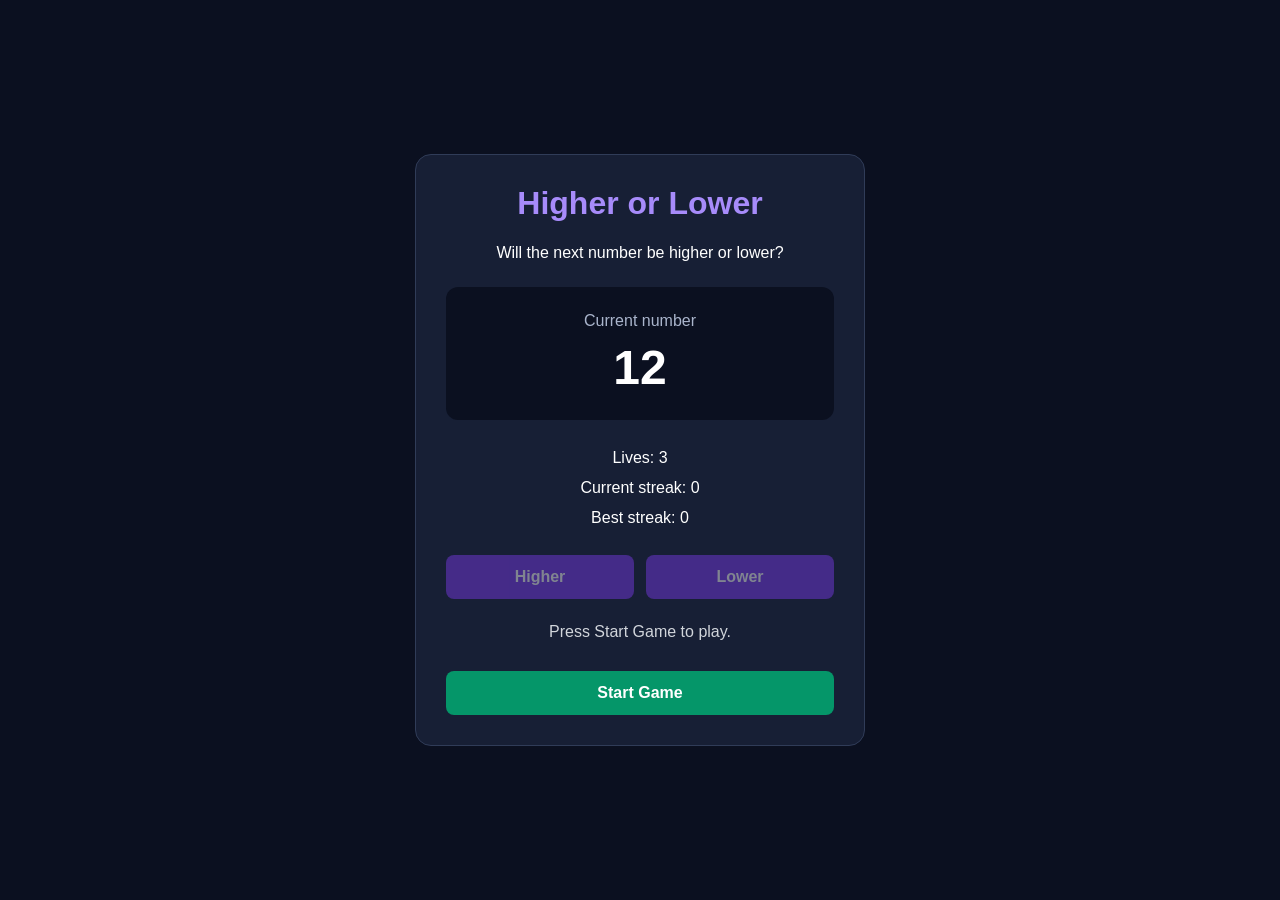
<file: index.html>
<!DOCTYPE html>
<html lang="en">
<head>
    <meta charset="UTF-8">
    <meta name="viewport" content="width=device-width, initial-scale=1.0">
    <title>Higher or Lower</title>
    <link rel="stylesheet" href="style.css">
    <script src="task1.js" defer></script>
</head>
<body>
    <main class="game">
        <h1>Higher or Lower</h1>
        <p>Will the next number be higher or lower?</p>

        <div class="number-box">
            <span>Current number</span>
            <strong id="currentNumber">--</strong>
        </div>

        <div class="stats">
            <p>Lives: <span id="lives">3</span></p>
            <p>Current streak: <span id="streak">0</span></p>
            <p>Best streak: <span id="bestStreak">0</span></p>
        </div>

        <div class="buttons">
            <button id="higherButton">Higher</button>
            <button id="lowerButton">Lower</button>
        </div>

        <p id="message" aria-live="polite">Press Start Game to play.</p>

        <button id="startButton">Start Game</button>
    </main>
</body>
</html>
</file>
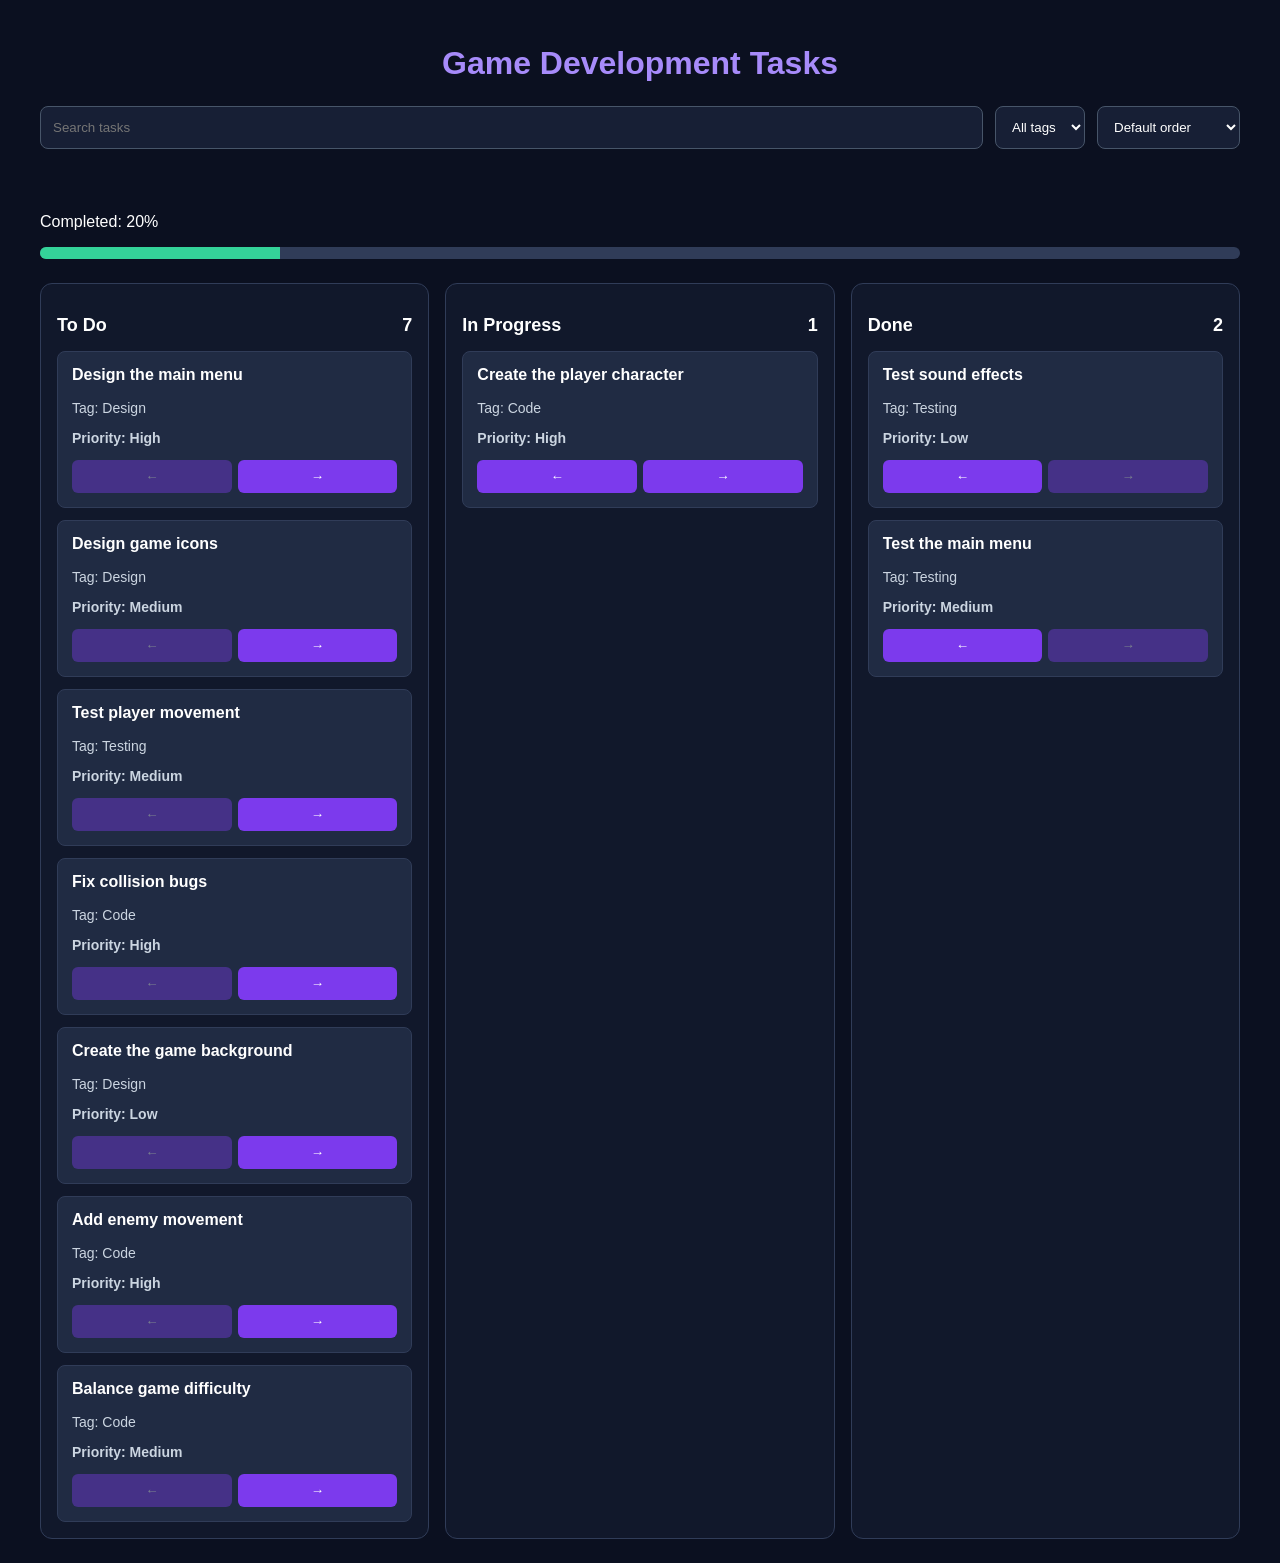
<file: task2.html>
<!DOCTYPE html>
<html lang="en">
<head>
    <meta charset="UTF-8">
    <meta name="viewport" content="width=device-width, initial-scale=1.0">
    <title>Kanban Board</title>
    <link rel="stylesheet" href="style2.css">
    <script src="task2.js" defer></script>
</head>
<body>
    <main class="board-container">
        <h1>Game Development Tasks</h1>

        <section class="controls">
            <input type="text" id="searchInput" placeholder="Search tasks">
            <select id="tagFilter">
                <option value="all">All tags</option>
                <option value="Design">Design</option>
                <option value="Code">Code</option>
                <option value="Testing">Testing</option>
            </select>
            <select id="sortPriority">
                <option value="default">Default order</option>
                <option value="high">High priority first</option>
                <option value="low">Low priority first</option>
            </select>
        </section>

        <p id="message" aria-live="polite"></p>

        <section class="progress-section">
            <p>Completed: <span id="progressText">0%</span></p>
            <div class="progress-track">
                <div id="progressBar" class="progress-bar"></div>
            </div>
        </section>

        <section id="board" class="board">
            <div class="column" data-status="todo">
                <h2>To Do <span id="todoCount">0</span></h2>
                <div class="task-list" id="todoList"></div>
            </div>

            <div class="column" data-status="progress">
                <h2>In Progress <span id="progressCount">0</span></h2>
                <div class="task-list" id="progressList"></div>
            </div>

            <div class="column" data-status="done">
                <h2>Done <span id="doneCount">0</span></h2>
                <div class="task-list" id="doneList"></div>
            </div>
        </section>
    </main>
</body>
</html>
</file>
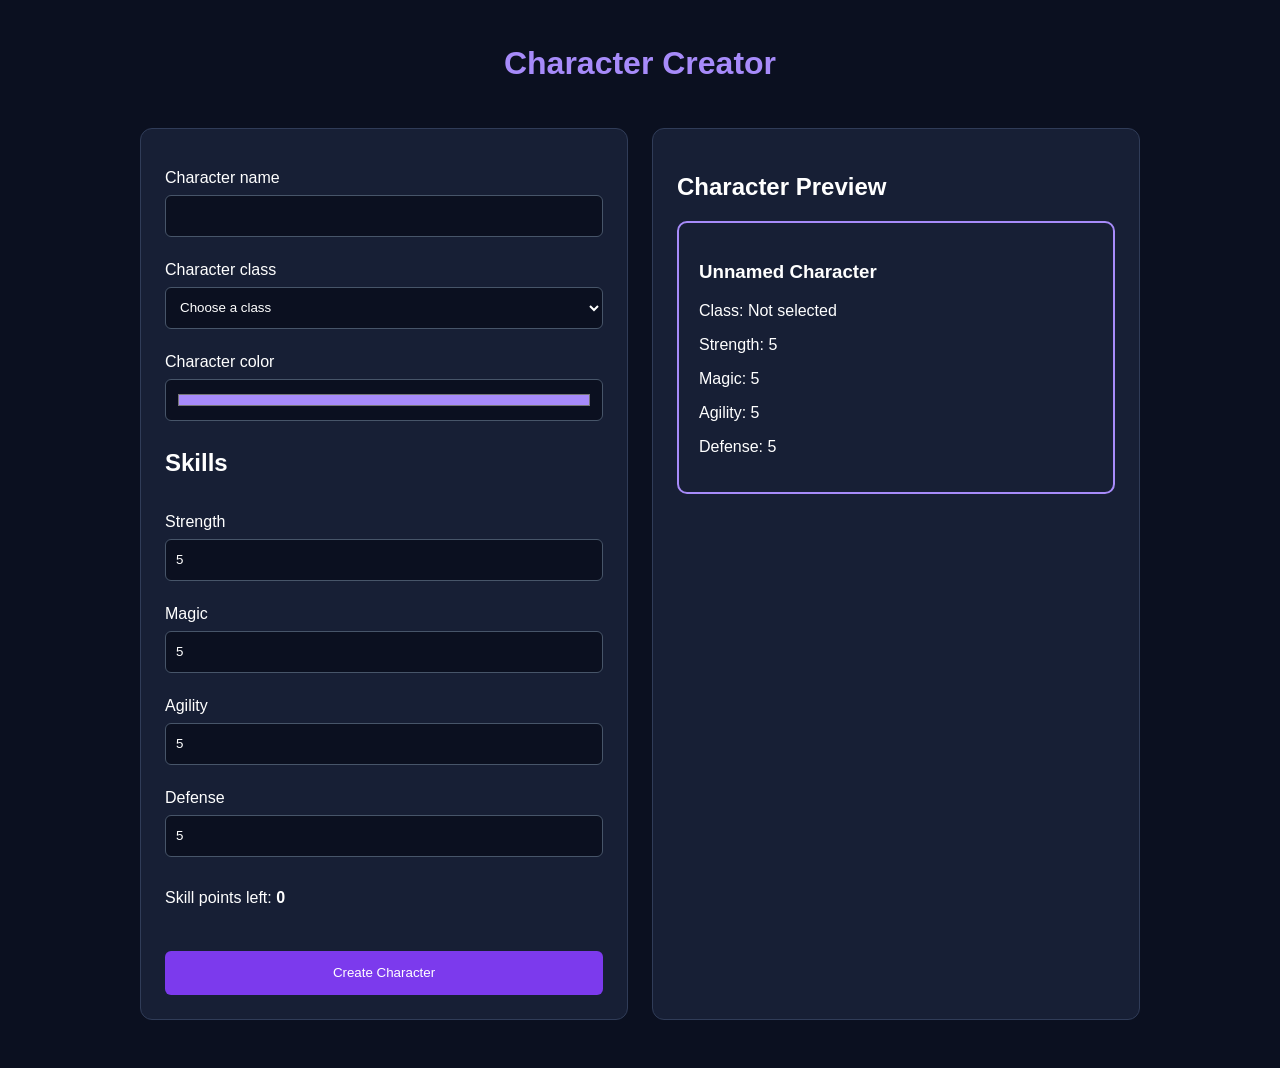
<file: task3.html>
<!DOCTYPE html>
<html lang="en">
<head>
    <meta charset="UTF-8">
    <meta name="viewport" content="width=device-width, initial-scale=1.0">
    <title>Character Creator</title>
    <link rel="stylesheet" href="style3.css">
    <script src="task3.js" defer></script>
</head>
<body>
    <main class="container">
        <h1>Character Creator</h1>

        <form id="characterForm">
            <div id="formErrors" aria-live="polite"></div>

            <label for="characterName">Character name</label>
            <input type="text" id="characterName" required minlength="3" maxlength="15" aria-describedby="characterNameError">
            <small id="characterNameError" class="error"></small>

            <label for="characterClass">Character class</label>
            <select id="characterClass" required aria-describedby="characterClassError">
                <option value="">Choose a class</option>
                <option value="Warrior">Warrior</option>
                <option value="Mage">Mage</option>
                <option value="Archer">Archer</option>
            </select>
            <small id="characterClassError" class="error"></small>

            <label for="characterColor">Character color</label>
            <input type="color" id="characterColor" value="#a78bfa">

            <h2>Skills</h2>

            <label for="strength">Strength</label>
            <input type="number" id="strength" min="1" max="10" value="5" required aria-describedby="strengthError">
            <small id="strengthError" class="error"></small>

            <label for="magic">Magic</label>
            <input type="number" id="magic" min="1" max="10" value="5" required aria-describedby="magicError">
            <small id="magicError" class="error"></small>

            <label for="agility">Agility</label>
            <input type="number" id="agility" min="1" max="10" value="5" required aria-describedby="agilityError">
            <small id="agilityError" class="error"></small>

            <label for="defense">Defense</label>
            <input type="number" id="defense" min="1" max="10" value="5" required aria-describedby="defenseError">
            <small id="defenseError" class="error"></small>

            <p>Skill points left: <strong id="pointsLeft">0</strong></p>
            <small id="skillsTotalError" class="error"></small>

            <button type="submit">Create Character</button>
        </form>

        <section class="preview">
            <h2>Character Preview</h2>

            <div id="previewCard" class="color-purple">
                <h3 id="previewName">Unnamed Character</h3>
                <p>Class: <span id="previewClass">Not selected</span></p>
                <p>Strength: <span id="previewStrength">5</span></p>
                <p>Magic: <span id="previewMagic">5</span></p>
                <p>Agility: <span id="previewAgility">5</span></p>
                <p>Defense: <span id="previewDefense">5</span></p>
            </div>
        </section>

        <section id="result" aria-live="polite"></section>
    </main>
</body>
</html>
</file>
<file: style.css>
* {
    box-sizing: border-box;
}

body {
    margin: 0;
    min-height: 100vh;
    display: flex;
    justify-content: center;
    align-items: center;
    padding: 20px;
    font-family: Arial, sans-serif;
    background: #0b1020;
    color: #ffffff;
}

.game {
    width: 100%;
    max-width: 450px;
    padding: 30px;
    text-align: center;
    background: #171f35;
    border: 1px solid #303c58;
    border-radius: 16px;
}

h1 {
    margin-top: 0;
    color: #a78bfa;
}

.number-box {
    display: flex;
    flex-direction: column;
    gap: 10px;
    margin: 25px 0;
    padding: 25px;
    background: #0b1020;
    border-radius: 12px;
}

.number-box span {
    color: #aab5cc;
}

.number-box strong {
    font-size: 48px;
}

.stats {
    display: grid;
    grid-template-columns: 1fr;
    gap: 4px;
    margin-bottom: 24px;
}

.stats p {
    margin: 4px 0;
}

.buttons {
    display: flex;
    gap: 12px;
}

button {
    min-height: 44px;
    padding: 12px 20px;
    border: none;
    border-radius: 8px;
    background: #7c3aed;
    color: white;
    font-size: 16px;
    font-weight: bold;
    cursor: pointer;
    transition: background 0.2s;
}

.buttons button {
    flex: 1;
}

button:hover:not(:disabled) {
    background: #6d28d9;
}

button:focus-visible {
    outline: 3px solid #c4b5fd;
    outline-offset: 3px;
}

button:disabled {
    opacity: 0.45;
    cursor: not-allowed;
}

#message {
    min-height: 24px;
    margin: 24px 0;
    color: #d1d5db;
}

#message.success {
    color: #4ade80;
}

#message.error {
    color: #f87171;
}

#startButton {
    width: 100%;
    background: #059669;
}

#startButton:hover {
    background: #047857;
}

@media (max-width: 375px) {
    .game {
        padding: 20px 15px;
    }

    .number-box strong {
        font-size: 40px;
    }

    button {
        padding: 10px;
        font-size: 14px;
    }
}
</file>
<file: style2.css>
* {
    box-sizing: border-box;
}

body {
    margin: 0;
    padding: 24px;
    background: #0b1020;
    color: #ffffff;
    font-family: Arial, sans-serif;
}

.board-container {
    max-width: 1200px;
    margin: 0 auto;
}

h1 {
    color: #a78bfa;
    text-align: center;
}

.controls {
    display: flex;
    gap: 12px;
    margin: 24px 0;
}

input,
select {
    min-width: 0;
    padding: 12px;
    border: 1px solid #475569;
    border-radius: 8px;
    background: #171f35;
    color: #ffffff;
}

input {
    flex: 1;
}

button {
    padding: 9px 12px;
    border: none;
    border-radius: 6px;
    background: #7c3aed;
    color: white;
    cursor: pointer;
}

button:hover:not(:disabled) {
    background: #6d28d9;
}

button:focus-visible,
input:focus-visible,
select:focus-visible {
    outline: 3px solid #c4b5fd;
    outline-offset: 2px;
}

button:disabled {
    opacity: 0.4;
    cursor: not-allowed;
}

#message {
    min-height: 24px;
    color: #fca5a5;
}

.progress-section {
    margin-bottom: 24px;
}

.progress-track {
    height: 12px;
    overflow: hidden;
    border-radius: 10px;
    background: #303c58;
}

.progress-bar {
    width: 0;
    height: 100%;
    background: #34d399;
    transition: width 0.2s;
}

.board {
    display: grid;
    grid-template-columns: repeat(3, minmax(0, 1fr));
    gap: 16px;
}

.column {
    min-width: 0;
    padding: 16px;
    border: 1px solid #303c58;
    border-radius: 12px;
    background: #11182b;
}

.column h2 {
    display: flex;
    justify-content: space-between;
    font-size: 18px;
}

.task-list {
    display: flex;
    flex-direction: column;
    gap: 12px;
    min-height: 80px;
}

.task-card {
    padding: 14px;
    overflow-wrap: anywhere;
    border: 1px solid #303c58;
    border-radius: 8px;
    background: #202b43;
}

.task-card h3 {
    margin-top: 0;
    font-size: 16px;
}

.task-card p {
    font-size: 14px;
    color: #cbd5e1;
}

.task-actions {
    display: flex;
    flex-wrap: wrap;
    gap: 6px;
}

.task-actions button {
    flex: 1;
}

.priority {
    font-weight: bold;
}

.priority-high {
    color: #f87171;
}

.priority-medium {
    color: #fbbf24;
}

.priority-low {
    color: #4ade80;
}

@media (max-width: 700px) {
    body {
        padding: 12px;
    }

    .controls {
        flex-direction: column;
    }

    .board {
        grid-template-columns: 1fr;
    }
}
</file>
<file: style3.css>
* {
    box-sizing: border-box;
}

body {
    margin: 0;
    padding: 24px;
    background: #0b1020;
    color: #ffffff;
    font-family: Arial, sans-serif;
}

.container {
    display: grid;
    grid-template-columns: 1fr 1fr;
    gap: 24px;
    max-width: 1000px;
    margin: 0 auto;
}

h1 {
    grid-column: 1 / -1;
    color: #a78bfa;
    text-align: center;
}

form,
.preview {
    padding: 24px;
    border: 1px solid #303c58;
    border-radius: 12px;
    background: #171f35;
}

form {
    display: flex;
    flex-direction: column;
    gap: 8px;
}

label {
    margin-top: 8px;
}

input,
select {
    width: 100%;
    min-height: 42px;
    padding: 10px;
    border: 1px solid #475569;
    border-radius: 6px;
    background: #0b1020;
    color: #ffffff;
}

input:focus-visible,
select:focus-visible,
button:focus-visible {
    outline: 3px solid #c4b5fd;
    outline-offset: 2px;
}

input[aria-invalid="true"],
select[aria-invalid="true"] {
    border-color: #f87171;
}

.error {
    color: #f87171;
    overflow-wrap: anywhere;
}

#formErrors {
    color: #f87171;
    font-weight: bold;
}

button {
    min-height: 44px;
    margin-top: 12px;
    padding: 12px;
    border: none;
    border-radius: 6px;
    background: #7c3aed;
    color: white;
    cursor: pointer;
}

button:hover {
    background: #6d28d9;
}

#previewCard {
    padding: 20px;
    border: 2px solid #7c3aed;
    border-radius: 10px;
    overflow-wrap: anywhere;
    border-color: var(--character-color, #a78bfa);
}



#result {
    grid-column: 1 / -1;
}

.success {
    padding: 20px;
    border: 2px solid #34d399;
    border-radius: 10px;
    background: #171f35;
    overflow-wrap: anywhere;
    border-color: var(--character-color, #a78bfa);
}

@media (max-width: 600px) {
    body {
        padding: 12px;
    }

    .container {
        grid-template-columns: 1fr;
        gap: 16px;
    }

    h1,
    #result {
        grid-column: auto;
    }

    form,
    .preview {
        padding: 16px;
    }
}
</file>
